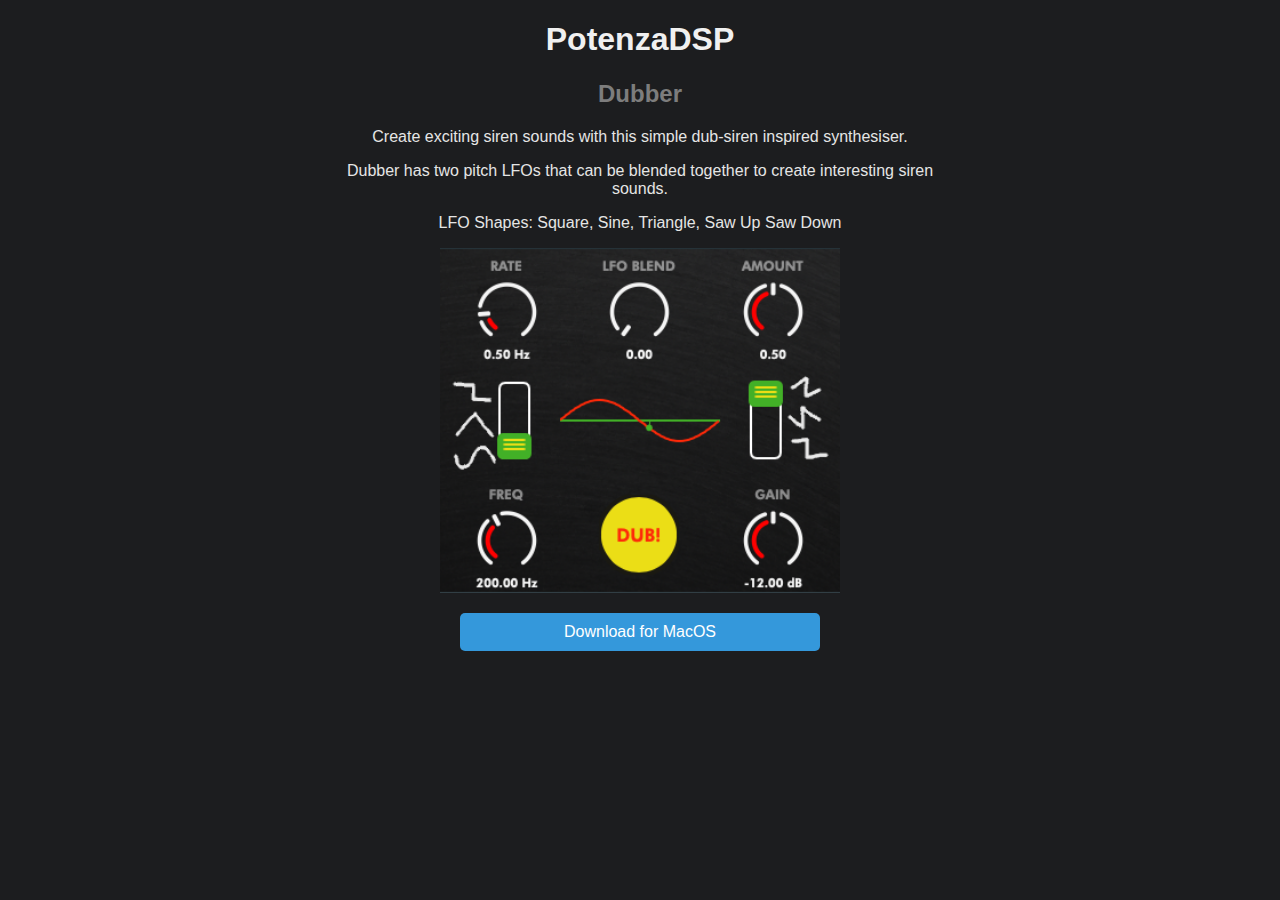
<file: Dubber.html>
<!DOCTYPE html>
<html lang="en">

<head>
  <meta charset="UTF-8">
  <meta name="viewport" content="width=device-width, initial-scale=1.0">
  <title>PotenzaDSP</title>
  <link rel="stylesheet" href="styles.css">
</head>

<body>
  <h1>
    <a href="index.html">PotenzaDSP</a>
  </h1>
  
  <h2 style="text-align: center;">Dubber</h2>

  <p>Create exciting siren sounds with this simple dub-siren inspired synthesiser.</p>
  <p>Dubber has two pitch LFOs that can be blended together to create interesting siren sounds.</p>
  <p>LFO Shapes: Square, Sine, Triangle, Saw Up Saw Down</p>
  <img class="center" src="imgs/dubber.png">
  <div class="download-container">
    <a href="bin/Dubber.zip" download="Dubber.zip">Download for MacOS</a>
  </div>
</body>

</html>
</file>
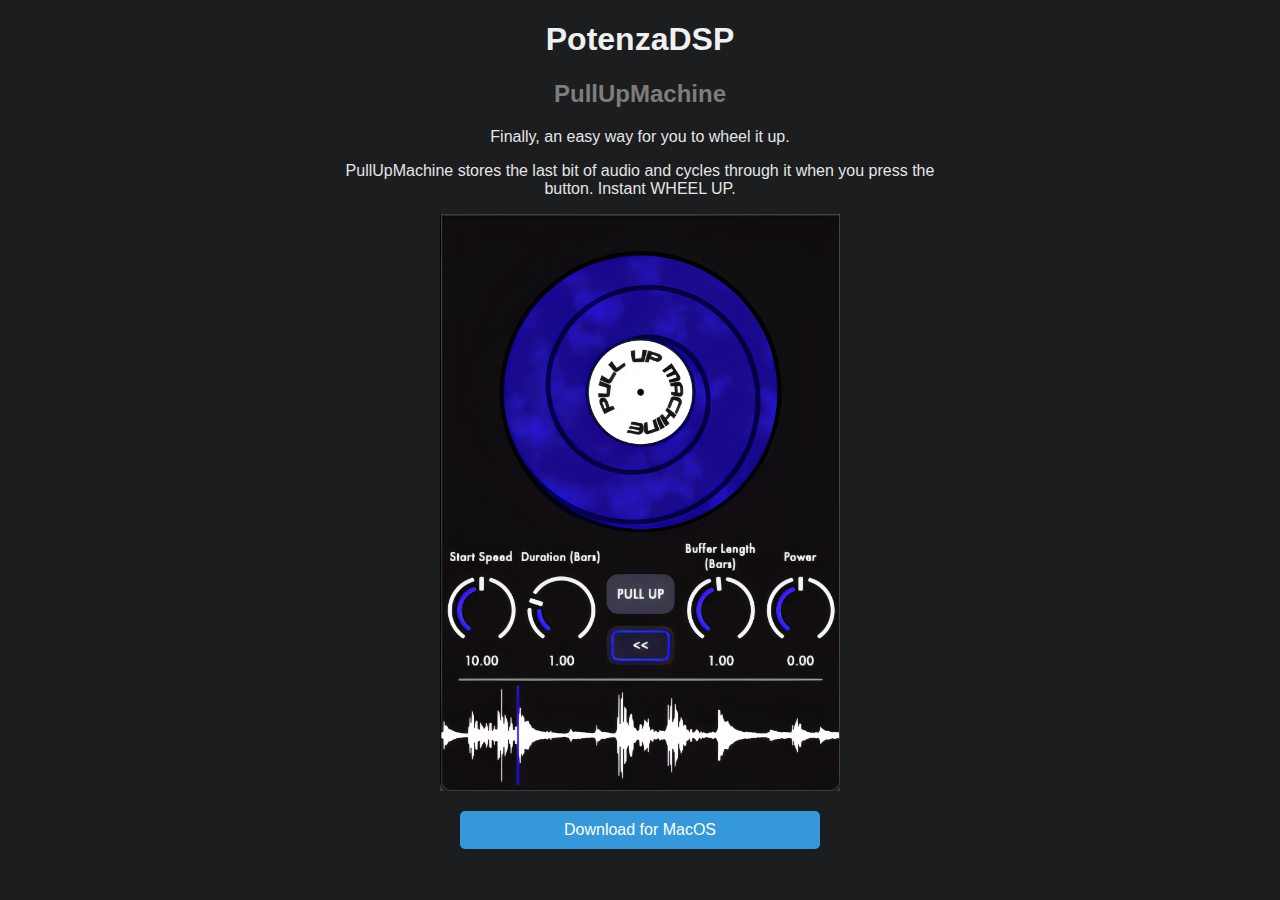
<file: PullUpMachine.html>
<!DOCTYPE html>
<html lang="en">

<head>
  <meta charset="UTF-8">
  <meta name="viewport" content="width=device-width, initial-scale=1.0">
  <title>PotenzaDSP</title>
  <link rel="stylesheet" href="styles.css">
</head>

<body>

  <h1>
    <a href="index.html">PotenzaDSP</a>
  </h1>

  <h2 style="text-align: center;">PullUpMachine</h2>

  <p>Finally, an easy way for you to wheel it up.</p>
  <p>PullUpMachine stores the last bit of audio and cycles through it when you press the button. Instant WHEEL UP.</p>
  
  <img class="center" src="imgs/pullupmachine.png">
  <div class="download-container">
    <a href="bin/PullUpMachine.zip" download="PullUpMachine.zip">Download for MacOS</a>
  </div>
</body>

</html>
</file>
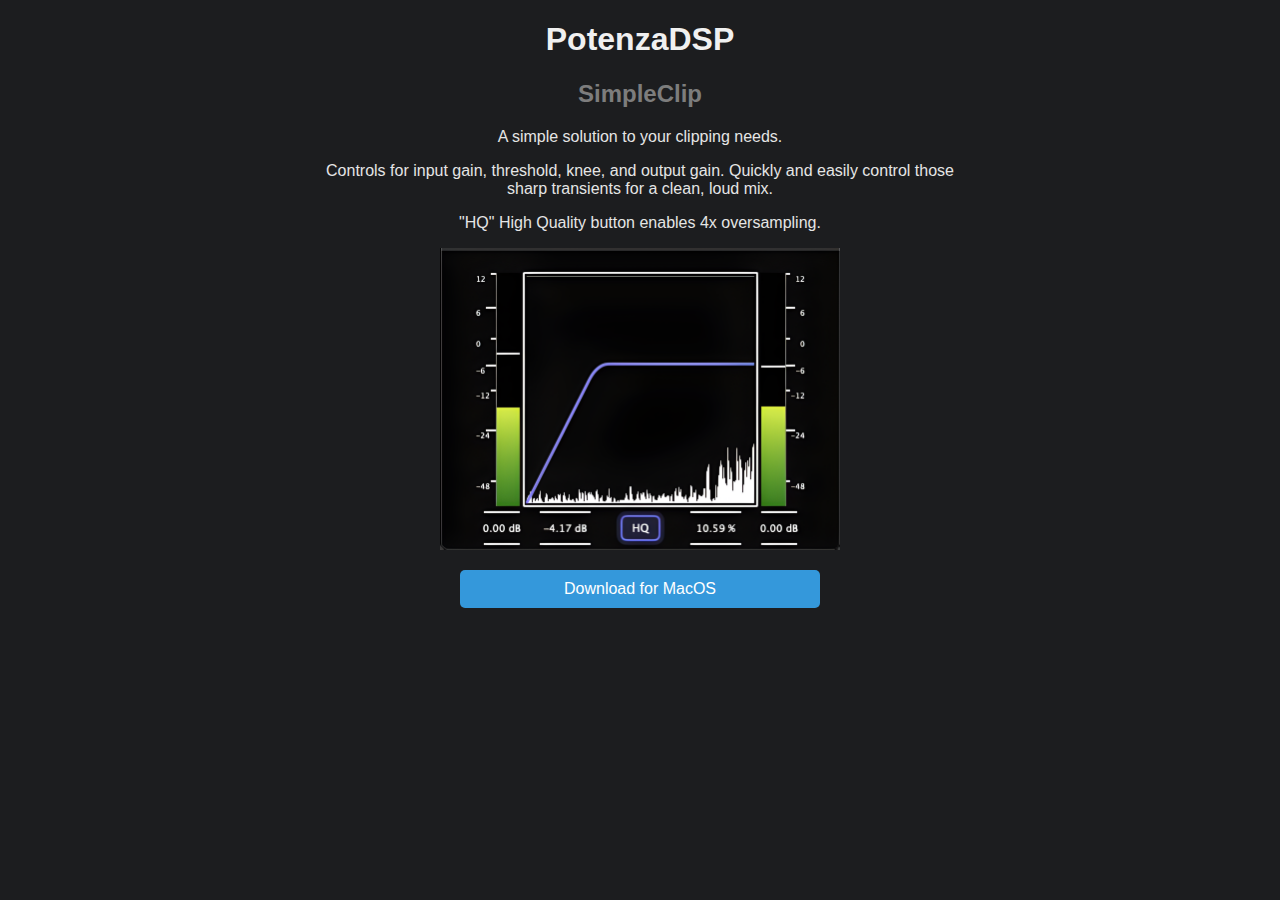
<file: SimpleClip.html>
<!DOCTYPE html>
<html lang="en">

<head>
  <meta charset="UTF-8">
  <meta name="viewport" content="width=device-width, initial-scale=1.0">
  <title>PotenzaDSP</title>
  <link rel="stylesheet" href="styles.css">
</head>

<body>

  <h1>
    <a href="index.html">PotenzaDSP</a>
  </h1>

  <h2 style="text-align: center;">SimpleClip</h2>

  <p>A simple solution to your clipping needs.</p>
  <p>Controls for input gain, threshold, knee, and output gain. <b></b> Quickly and easily control those sharp transients for a clean, loud mix.</p>
  <p>"HQ" High Quality button enables 4x oversampling.</p>
  
  <img class="center" src="imgs/simpleclip.png">
  <div class="download-container">
    <a href="bin/SimpleClip.zip" download="SimpleClip.zip">Download for MacOS</a>
  </div>
</body>

</html>
</file>
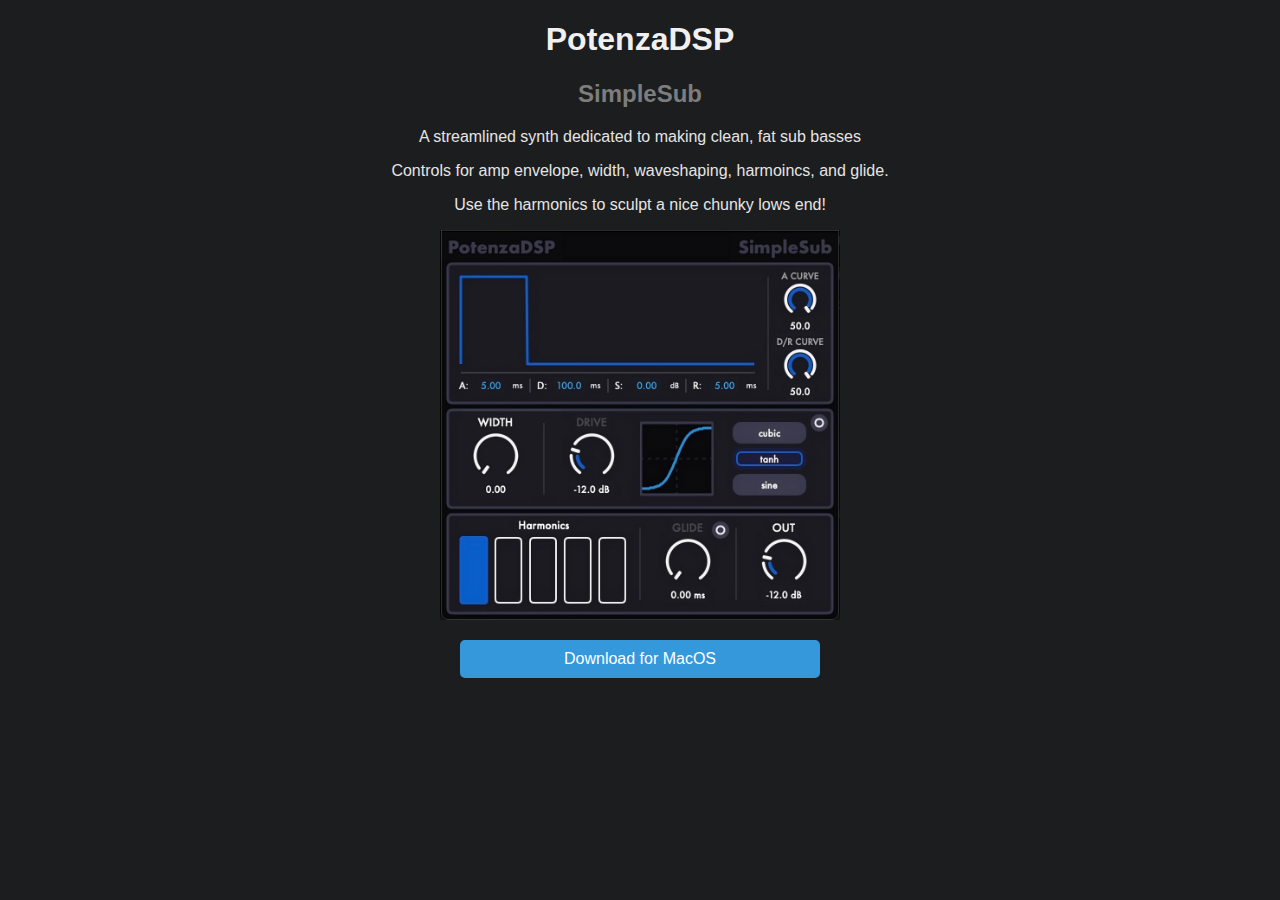
<file: SimpleSub.html>
<!DOCTYPE html>
<html lang="en">

<head>
  <meta charset="UTF-8">
  <meta name="viewport" content="width=device-width, initial-scale=1.0">
  <title>PotenzaDSP</title>
  <link rel="stylesheet" href="styles.css">
</head>

<body>

  <h1>
    <a href="index.html">PotenzaDSP</a>
  </h1>

  <h2 style="text-align: center;">SimpleSub</h2>

  <p>A streamlined synth dedicated to making clean, fat sub basses</p>
  <p>Controls for amp envelope, width, waveshaping, harmoincs, and glide.</p>
  <p>Use the harmonics to sculpt a nice chunky lows end!</p>
  
  <img class="center" src="imgs/SimpleSub.png">
  <div class="download-container">
    <a href="bin/SimpleSub.zip" download="SimpleSub.zip">Download for MacOS</a>
  </div>
</body>

</html>
</file>
<file: styles.css>
body {
    font-family: Arial, sans-serif;
    text-align: center;
    margin-left: 25%;
    margin-right: 25%;
    background-color: #1c1d1f;
  }

  a {
    color: rgb(82, 188, 210);
  }

  h1 {
    color: rgb(240, 240, 240);
  }
  h2 {
      color: rgb(125, 125, 125);
  }

  p {
    color: #e5e5e5;
  }

  h1 a{
    text-decoration: none; /* Remove underline */
    color: inherit; /* Inherit color from the parent (h1) */
  }

  .center {
      display: block;
      margin-left: auto;
      margin-right: auto;
      width: 400px;
  }   
  .download-container a{
    display: block;
    padding: 10px 20px;
    background-color: #3498db;
    color: #fff;
    text-decoration: none;
    border-radius: 5px;
    text-align: center;
    width: 50%;
    margin: 20px;
    margin-left: auto;
    margin-right: auto;
  }
</file>
